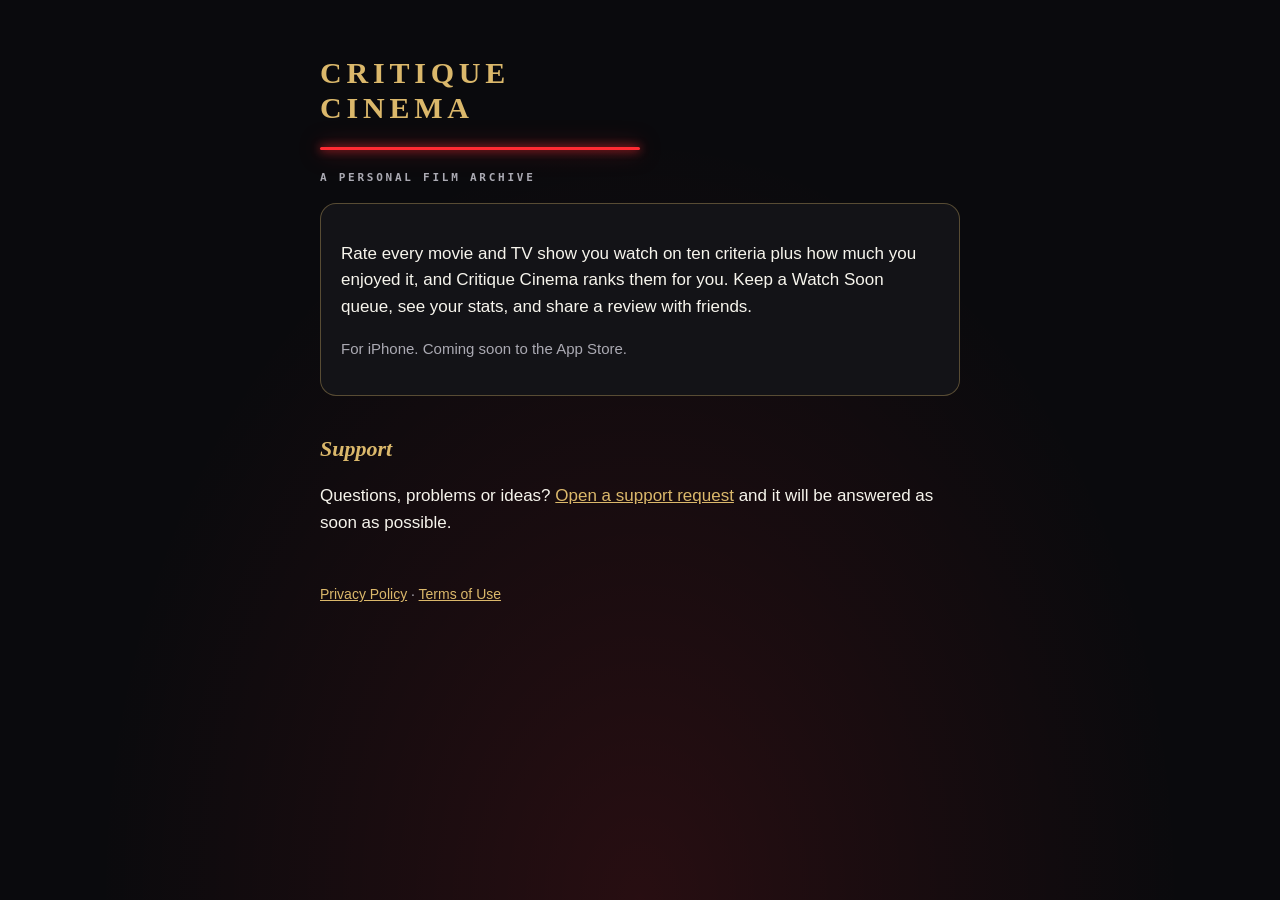
<file: index.html>
<!doctype html>
<html lang="en">
<head>
  <meta charset="utf-8">
  <meta name="viewport" content="width=device-width, initial-scale=1">
  <title>Critique Cinema</title>
  <meta name="description" content="A personal film archive for iPhone: rate, rank and remember every movie and show you watch.">
  <link rel="stylesheet" href="/style.css">
</head>
<body>
  <main>
    <p class="wordmark">Critique<br>Cinema</p>
    <div class="laser"></div>
    <p class="tagline">A PERSONAL FILM ARCHIVE</p>

    <div class="card">
      <p>Rate every movie and TV show you watch on ten criteria plus how much you enjoyed it, and Critique Cinema ranks
      them for you. Keep a Watch Soon queue, see your stats, and share a review with friends.</p>
      <p class="muted">For iPhone. Coming soon to the App Store.</p>
    </div>

    <h2>Support</h2>
    <p>Questions, problems or ideas? <a href="https://github.com/TheMan2344/TheMan2344.github.io/issues">Open a support request</a>
    and it will be answered as soon as possible.</p>

    <footer>
      <a href="/privacy.html">Privacy Policy</a> · <a href="/terms.html">Terms of Use</a>
    </footer>
  </main>
</body>
</html>
</file>
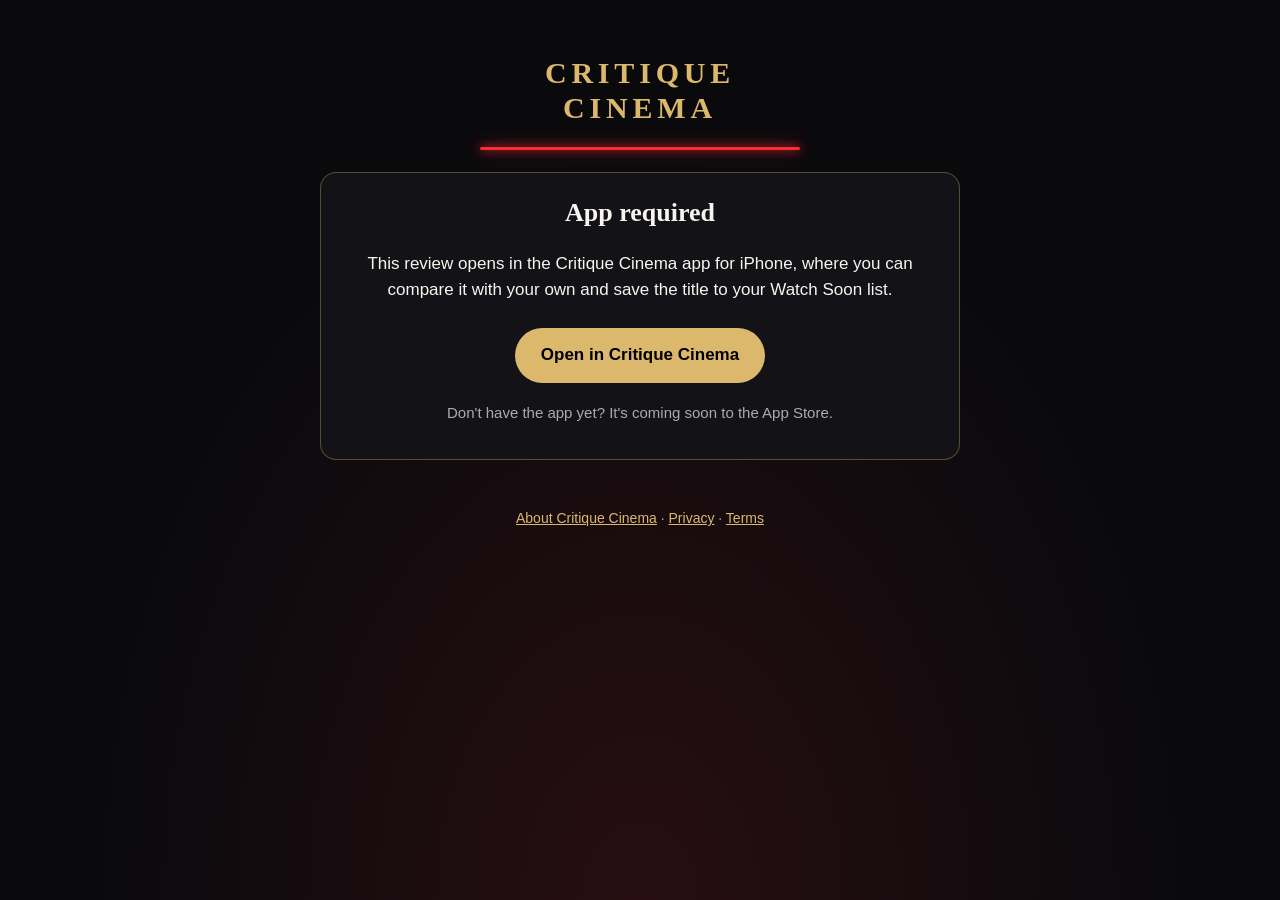
<file: r/index.html>
<!doctype html>
<html lang="en">
<head>
  <meta charset="utf-8">
  <meta name="viewport" content="width=device-width, initial-scale=1">
  <title>App Required – Critique Cinema</title>
  <meta name="robots" content="noindex">
  <meta property="og:title" content="A review on Critique Cinema">
  <meta property="og:description" content="Tap to open it in the Critique Cinema app and compare it with yours.">
  <meta property="og:site_name" content="Critique Cinema">
  <link rel="stylesheet" href="/style.css">
</head>
<body>
  <main class="center">
    <p class="wordmark">Critique<br>Cinema</p>
    <div class="laser"></div>

    <div class="card">
      <h1 style="margin-top:0;font-size:26px;">App required</h1>
      <p>This review opens in the Critique Cinema app for iPhone, where you can compare it with your own and save the
      title to your Watch Soon list.</p>
      <a class="button" id="open" href="critiquecinema://r">Open in Critique Cinema</a>
      <p class="muted" style="margin-top:18px;">Don't have the app yet? It's coming soon to the App Store.</p>
    </div>

    <footer><a href="/">About Critique Cinema</a> · <a href="/privacy.html">Privacy</a> · <a href="/terms.html">Terms</a></footer>
  </main>
  <script>
    // The shared review lives after the "#" and never reaches the server. Hand it to the app if it is installed.
    document.getElementById("open").href = "critiquecinema://r" + window.location.hash;
  </script>
</body>
</html>
</file>
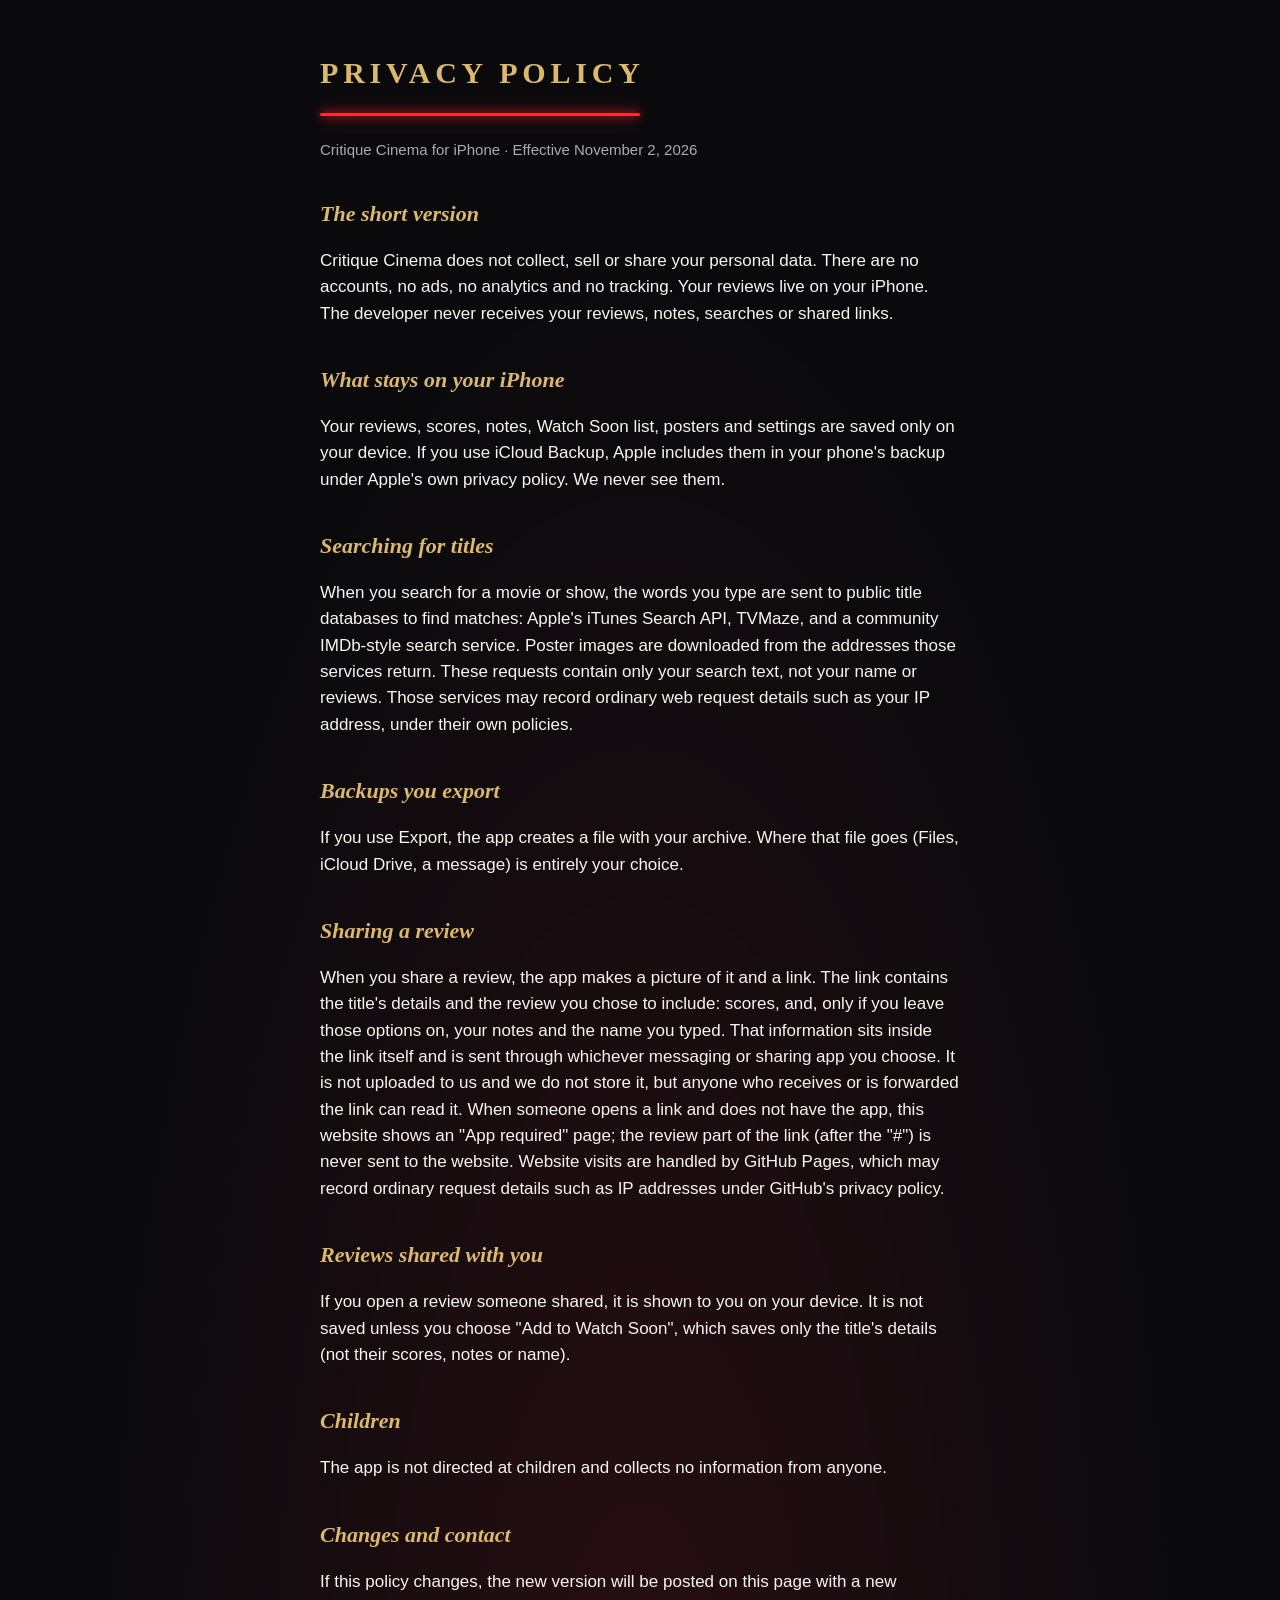
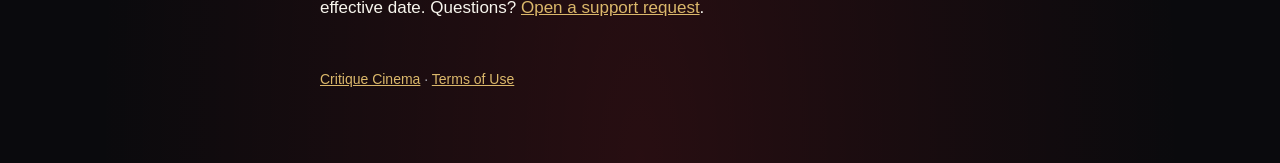
<file: privacy.html>
<!doctype html>
<html lang="en">
<head>
  <meta charset="utf-8">
  <meta name="viewport" content="width=device-width, initial-scale=1">
  <title>Privacy Policy – Critique Cinema</title>
  <link rel="stylesheet" href="/style.css">
</head>
<body>
  <main>
    <p class="wordmark">Privacy Policy</p>
    <div class="laser"></div>
    <p class="muted">Critique Cinema for iPhone · Effective November 2, 2026</p>

    <h2>The short version</h2>
    <p>Critique Cinema does not collect, sell or share your personal data. There are no accounts, no ads, no analytics
    and no tracking. Your reviews live on your iPhone. The developer never receives your reviews, notes, searches
    or shared links.</p>

    <h2>What stays on your iPhone</h2>
    <p>Your reviews, scores, notes, Watch Soon list, posters and settings are saved only on your device. If you use
    iCloud Backup, Apple includes them in your phone's backup under Apple's own privacy policy. We never see them.</p>

    <h2>Searching for titles</h2>
    <p>When you search for a movie or show, the words you type are sent to public title databases to find matches:
    Apple's iTunes Search API, TVMaze, and a community IMDb-style search service. Poster images are downloaded from
    the addresses those services return. These requests contain only your search text, not your name or reviews.
    Those services may record ordinary web request details such as your IP address, under their own policies.</p>

    <h2>Backups you export</h2>
    <p>If you use Export, the app creates a file with your archive. Where that file goes (Files, iCloud Drive, a
    message) is entirely your choice.</p>

    <h2>Sharing a review</h2>
    <p>When you share a review, the app makes a picture of it and a link. The link contains the title's details and
    the review you chose to include: scores, and, only if you leave those options on, your notes and the name you
    typed. That information sits inside the link itself and is sent through whichever messaging or sharing app you
    choose. It is not uploaded to us and we do not store it, but anyone who receives or is forwarded the link can
    read it. When someone opens a link and does not have the app, this website shows an "App required" page; the
    review part of the link (after the "#") is never sent to the website. Website visits are handled by GitHub
    Pages, which may record ordinary request details such as IP addresses under GitHub's privacy policy.</p>

    <h2>Reviews shared with you</h2>
    <p>If you open a review someone shared, it is shown to you on your device. It is not saved unless you choose
    "Add to Watch Soon", which saves only the title's details (not their scores, notes or name).</p>

    <h2>Children</h2>
    <p>The app is not directed at children and collects no information from anyone.</p>

    <h2>Changes and contact</h2>
    <p>If this policy changes, the new version will be posted on this page with a new effective date. Questions?
    <a href="https://github.com/TheMan2344/TheMan2344.github.io/issues">Open a support request</a>.</p>

    <footer><a href="/">Critique Cinema</a> · <a href="/terms.html">Terms of Use</a></footer>
  </main>
</body>
</html>
</file>
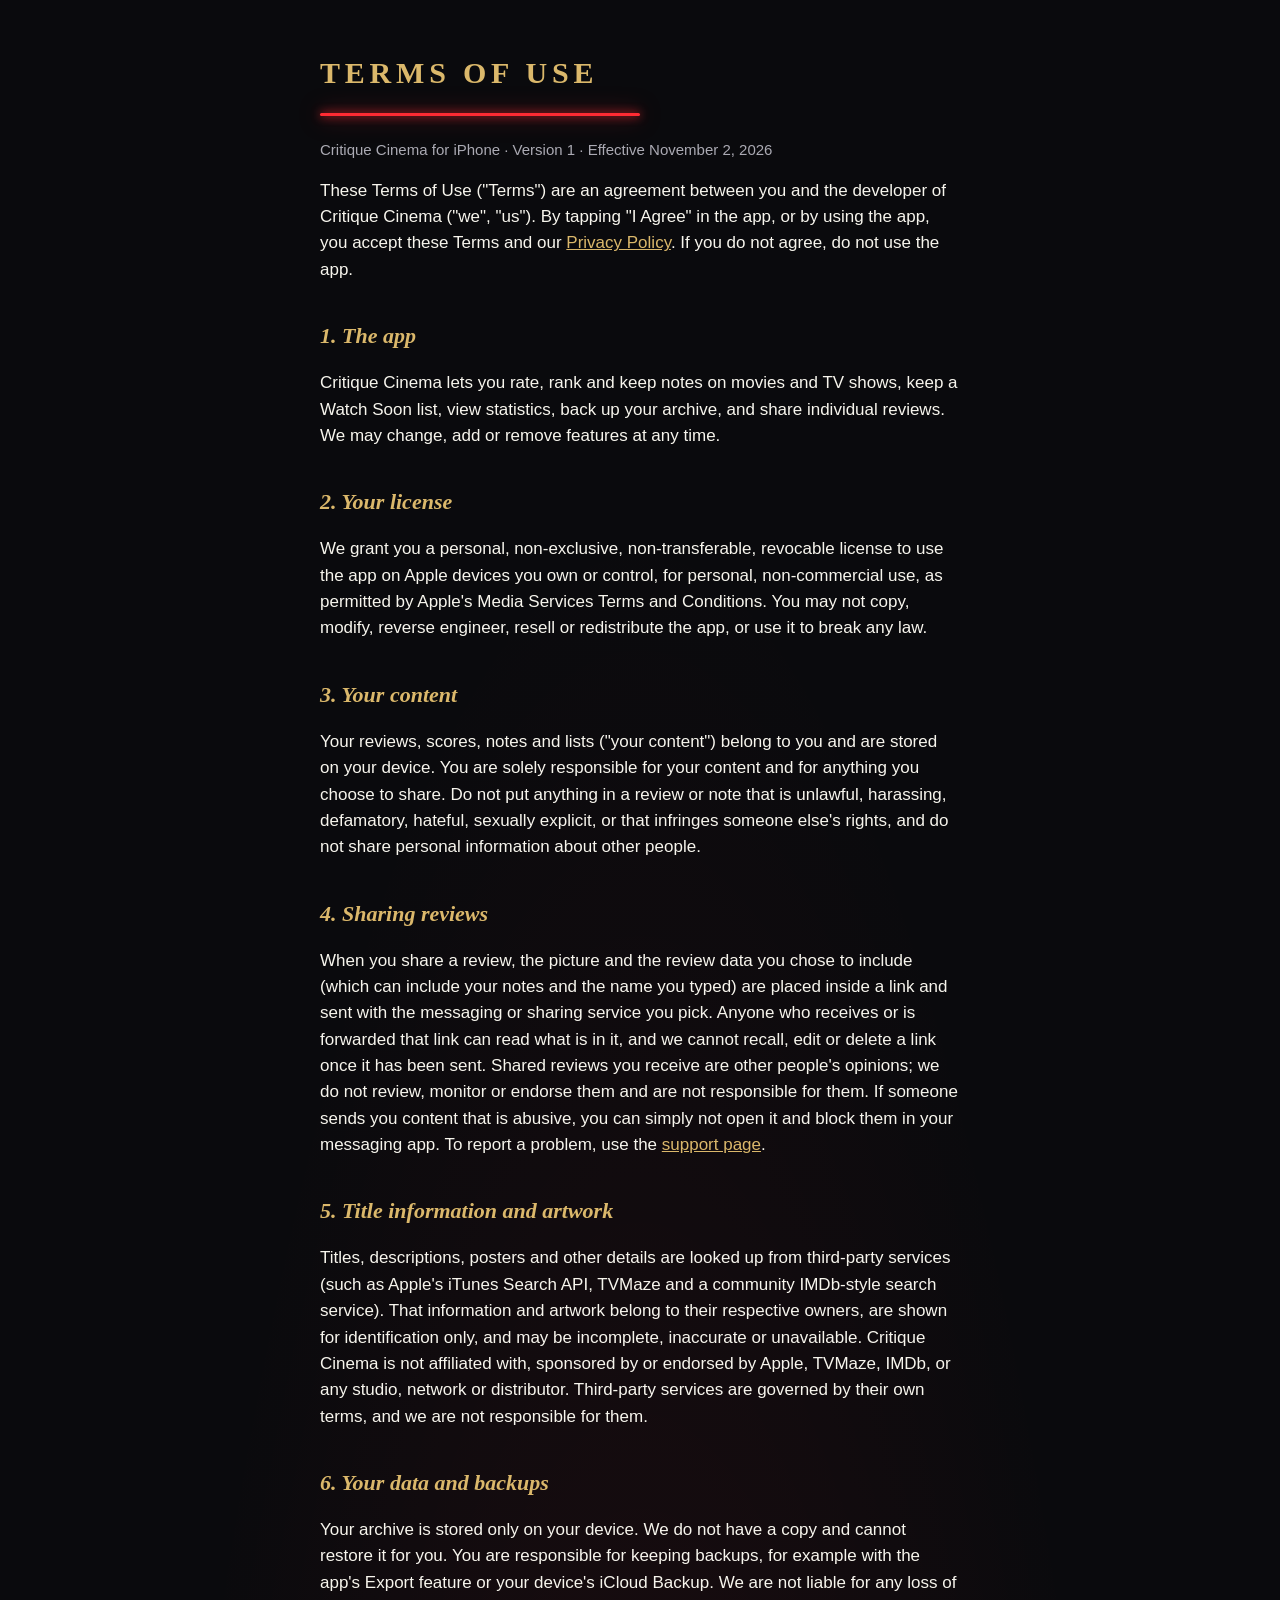
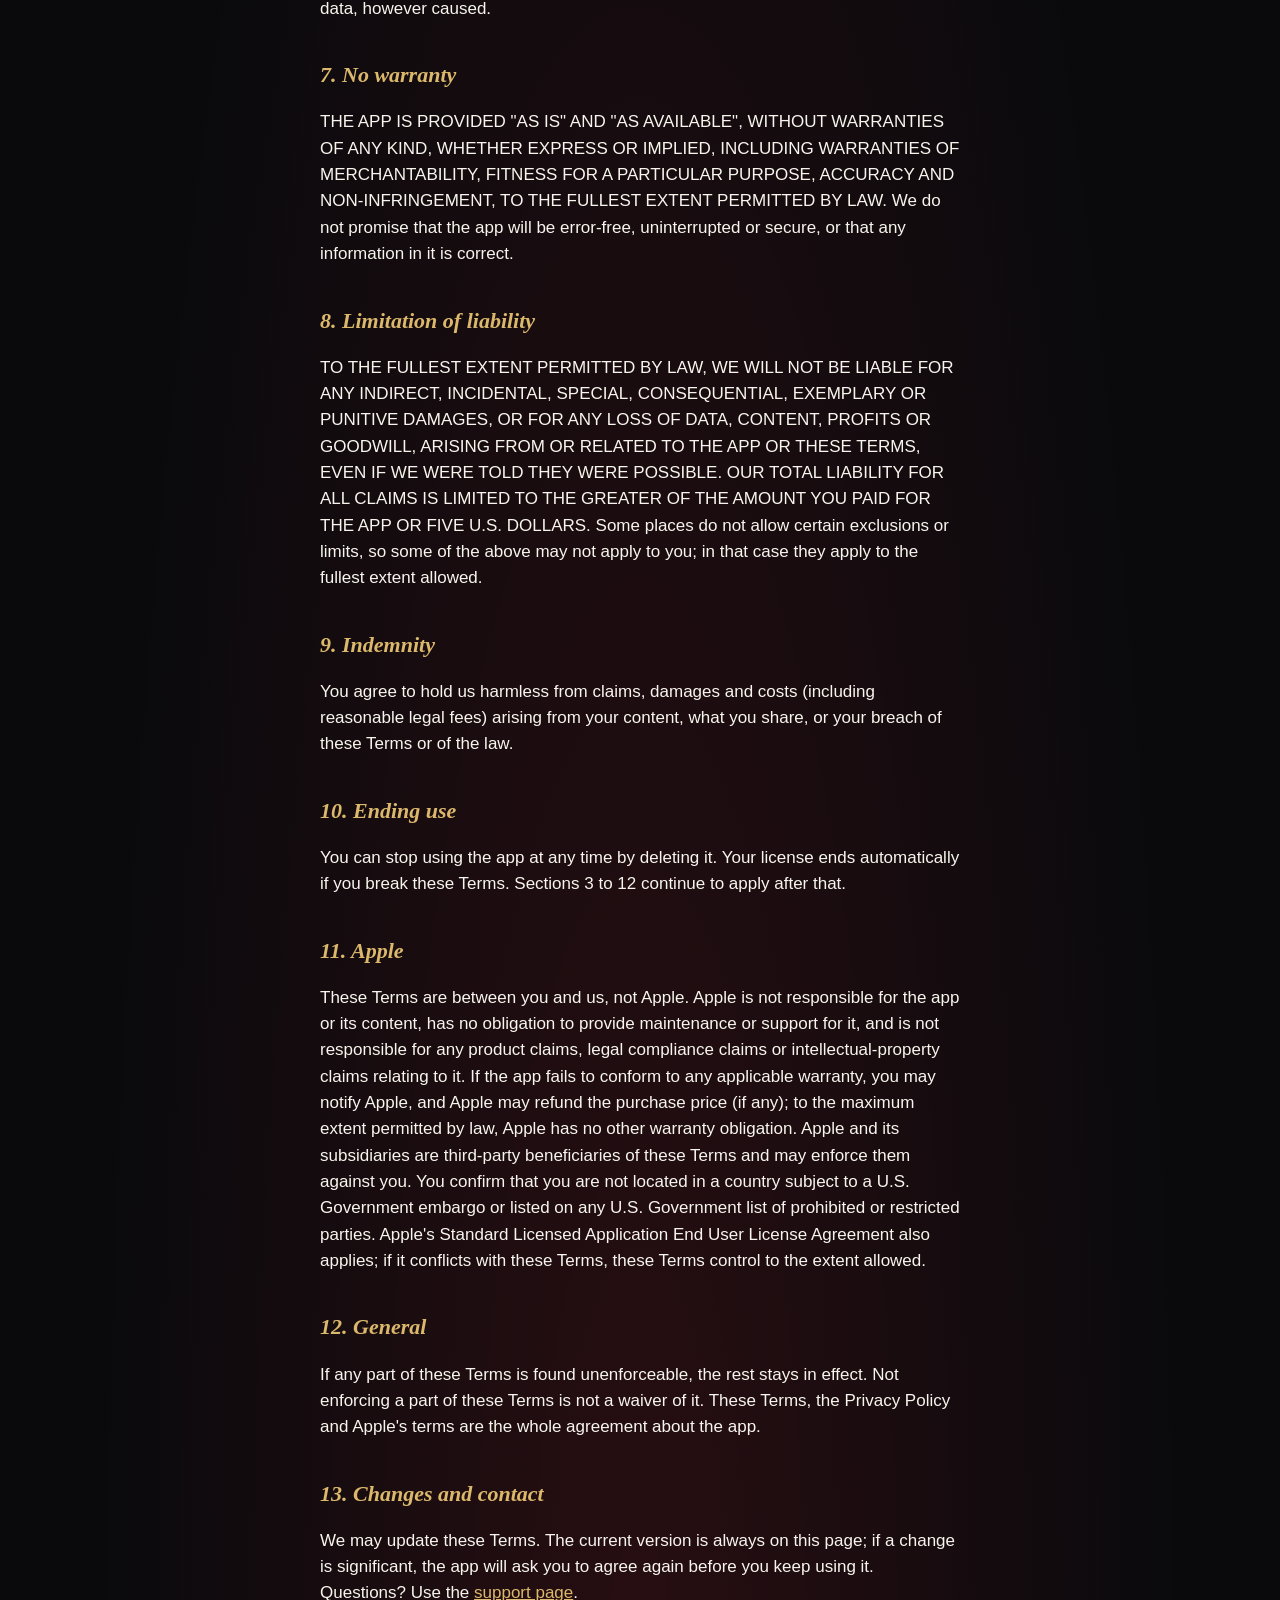
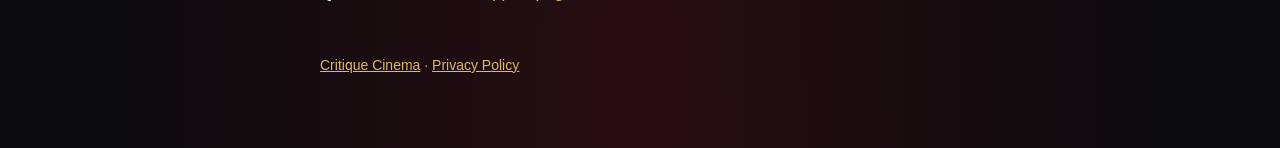
<file: terms.html>
<!doctype html>
<html lang="en">
<head>
  <meta charset="utf-8">
  <meta name="viewport" content="width=device-width, initial-scale=1">
  <title>Terms of Use – Critique Cinema</title>
  <link rel="stylesheet" href="/style.css">
</head>
<body>
  <main>
    <p class="wordmark">Terms of Use</p>
    <div class="laser"></div>
    <p class="muted">Critique Cinema for iPhone · Version 1 · Effective November 2, 2026</p>

    <p>These Terms of Use ("Terms") are an agreement between you and the developer of Critique Cinema ("we", "us").
    By tapping "I Agree" in the app, or by using the app, you accept these Terms and our
    <a href="/privacy.html">Privacy Policy</a>. If you do not agree, do not use the app.</p>

    <h2>1. The app</h2>
    <p>Critique Cinema lets you rate, rank and keep notes on movies and TV shows, keep a Watch Soon list, view
    statistics, back up your archive, and share individual reviews. We may change, add or remove features at any
    time.</p>

    <h2>2. Your license</h2>
    <p>We grant you a personal, non-exclusive, non-transferable, revocable license to use the app on Apple devices
    you own or control, for personal, non-commercial use, as permitted by Apple's Media Services Terms and Conditions.
    You may not copy, modify, reverse engineer, resell or redistribute the app, or use it to break any law.</p>

    <h2>3. Your content</h2>
    <p>Your reviews, scores, notes and lists ("your content") belong to you and are stored on your device. You are
    solely responsible for your content and for anything you choose to share. Do not put anything in a review or
    note that is unlawful, harassing, defamatory, hateful, sexually explicit, or that infringes someone else's
    rights, and do not share personal information about other people.</p>

    <h2>4. Sharing reviews</h2>
    <p>When you share a review, the picture and the review data you chose to include (which can include your notes
    and the name you typed) are placed inside a link and sent with the messaging or sharing service you pick. Anyone
    who receives or is forwarded that link can read what is in it, and we cannot recall, edit or delete a link once
    it has been sent. Shared reviews you receive are other people's opinions; we do not review, monitor or endorse
    them and are not responsible for them. If someone sends you content that is abusive, you can simply not open it
    and block them in your messaging app. To report a problem, use the <a href="/">support page</a>.</p>

    <h2>5. Title information and artwork</h2>
    <p>Titles, descriptions, posters and other details are looked up from third-party services (such as Apple's
    iTunes Search API, TVMaze and a community IMDb-style search service). That information and artwork belong to
    their respective owners, are shown for identification only, and may be incomplete, inaccurate or unavailable.
    Critique Cinema is not affiliated with, sponsored by or endorsed by Apple, TVMaze, IMDb, or any studio,
    network or distributor. Third-party services are governed by their own terms, and we are not responsible for
    them.</p>

    <h2>6. Your data and backups</h2>
    <p>Your archive is stored only on your device. We do not have a copy and cannot restore it for you. You are
    responsible for keeping backups, for example with the app's Export feature or your device's iCloud Backup.
    We are not liable for any loss of data, however caused.</p>

    <h2>7. No warranty</h2>
    <p>THE APP IS PROVIDED "AS IS" AND "AS AVAILABLE", WITHOUT WARRANTIES OF ANY KIND, WHETHER EXPRESS OR IMPLIED,
    INCLUDING WARRANTIES OF MERCHANTABILITY, FITNESS FOR A PARTICULAR PURPOSE, ACCURACY AND NON-INFRINGEMENT, TO THE
    FULLEST EXTENT PERMITTED BY LAW. We do not promise that the app will be error-free, uninterrupted or secure, or
    that any information in it is correct.</p>

    <h2>8. Limitation of liability</h2>
    <p>TO THE FULLEST EXTENT PERMITTED BY LAW, WE WILL NOT BE LIABLE FOR ANY INDIRECT, INCIDENTAL, SPECIAL,
    CONSEQUENTIAL, EXEMPLARY OR PUNITIVE DAMAGES, OR FOR ANY LOSS OF DATA, CONTENT, PROFITS OR GOODWILL, ARISING
    FROM OR RELATED TO THE APP OR THESE TERMS, EVEN IF WE WERE TOLD THEY WERE POSSIBLE. OUR TOTAL LIABILITY FOR ALL
    CLAIMS IS LIMITED TO THE GREATER OF THE AMOUNT YOU PAID FOR THE APP OR FIVE U.S. DOLLARS. Some places do not
    allow certain exclusions or limits, so some of the above may not apply to you; in that case they apply to the
    fullest extent allowed.</p>

    <h2>9. Indemnity</h2>
    <p>You agree to hold us harmless from claims, damages and costs (including reasonable legal fees) arising from
    your content, what you share, or your breach of these Terms or of the law.</p>

    <h2>10. Ending use</h2>
    <p>You can stop using the app at any time by deleting it. Your license ends automatically if you break these
    Terms. Sections 3 to 12 continue to apply after that.</p>

    <h2>11. Apple</h2>
    <p>These Terms are between you and us, not Apple. Apple is not responsible for the app or its content, has no
    obligation to provide maintenance or support for it, and is not responsible for any product claims, legal
    compliance claims or intellectual-property claims relating to it. If the app fails to conform to any applicable
    warranty, you may notify Apple, and Apple may refund the purchase price (if any); to the maximum extent permitted
    by law, Apple has no other warranty obligation. Apple and its subsidiaries are third-party beneficiaries of these
    Terms and may enforce them against you. You confirm that you are not located in a country subject to a U.S.
    Government embargo or listed on any U.S. Government list of prohibited or restricted parties. Apple's Standard
    Licensed Application End User License Agreement also applies; if it conflicts with these Terms, these Terms
    control to the extent allowed.</p>

    <h2>12. General</h2>
    <p>If any part of these Terms is found unenforceable, the rest stays in effect. Not enforcing a part of these
    Terms is not a waiver of it. These Terms, the Privacy Policy and Apple's terms are the whole agreement about the
    app.</p>

    <h2>13. Changes and contact</h2>
    <p>We may update these Terms. The current version is always on this page; if a change is significant, the app
    will ask you to agree again before you keep using it. Questions? Use the <a href="/">support page</a>.</p>

    <footer><a href="/">Critique Cinema</a> · <a href="/privacy.html">Privacy Policy</a></footer>
  </main>
</body>
</html>
</file>
<file: style.css>
:root {
  --bg: #0a0a0d;
  --panel: #131317;
  --gold: #dbb86b;
  --crimson: #ff2b33;
  --text: #f7f5ed;
  --muted: #abaab3;
  --hairline: rgba(219, 184, 107, 0.35);
}
* { box-sizing: border-box; }
html, body { margin: 0; background: var(--bg); color: var(--text); }
body {
  font: 17px/1.55 -apple-system, BlinkMacSystemFont, "Segoe UI", Roboto, sans-serif;
  min-height: 100vh;
  background: radial-gradient(ellipse at bottom, rgba(255, 43, 51, 0.12), transparent 60%) var(--bg);
}
main { max-width: 680px; margin: 0 auto; padding: 56px 20px 72px; }
.wordmark {
  font-family: "Iowan Old Style", "Palatino", Georgia, serif;
  font-weight: 700; letter-spacing: 0.16em; color: var(--gold);
  text-transform: uppercase; font-size: 30px; line-height: 1.15; margin: 0;
}
.tagline { font: 600 11px/1 ui-monospace, Menlo, monospace; letter-spacing: 0.25em; color: var(--muted); margin: 14px 0 0; }
.laser { height: 3px; width: 100%; max-width: 320px; margin: 22px 0; border-radius: 3px; background: var(--crimson); box-shadow: 0 0 10px var(--crimson), 0 0 22px rgba(255, 43, 51, 0.6); }
h1, h2 { font-family: "Iowan Old Style", "Palatino", Georgia, serif; }
h2 { color: var(--gold); font-style: italic; font-size: 22px; margin: 36px 0 8px; }
.card { background: var(--panel); border: 1px solid var(--hairline); border-radius: 16px; padding: 20px; margin: 20px 0; }
a { color: var(--gold); }
.button {
  display: inline-block; background: var(--gold); color: #000; font-weight: 700; text-decoration: none;
  padding: 14px 26px; border-radius: 999px; margin-top: 8px;
}
.muted { color: var(--muted); font-size: 15px; }
footer { margin-top: 48px; font-size: 14px; color: var(--muted); }
.center { text-align: center; }
.center .laser { margin-left: auto; margin-right: auto; }
</file>
